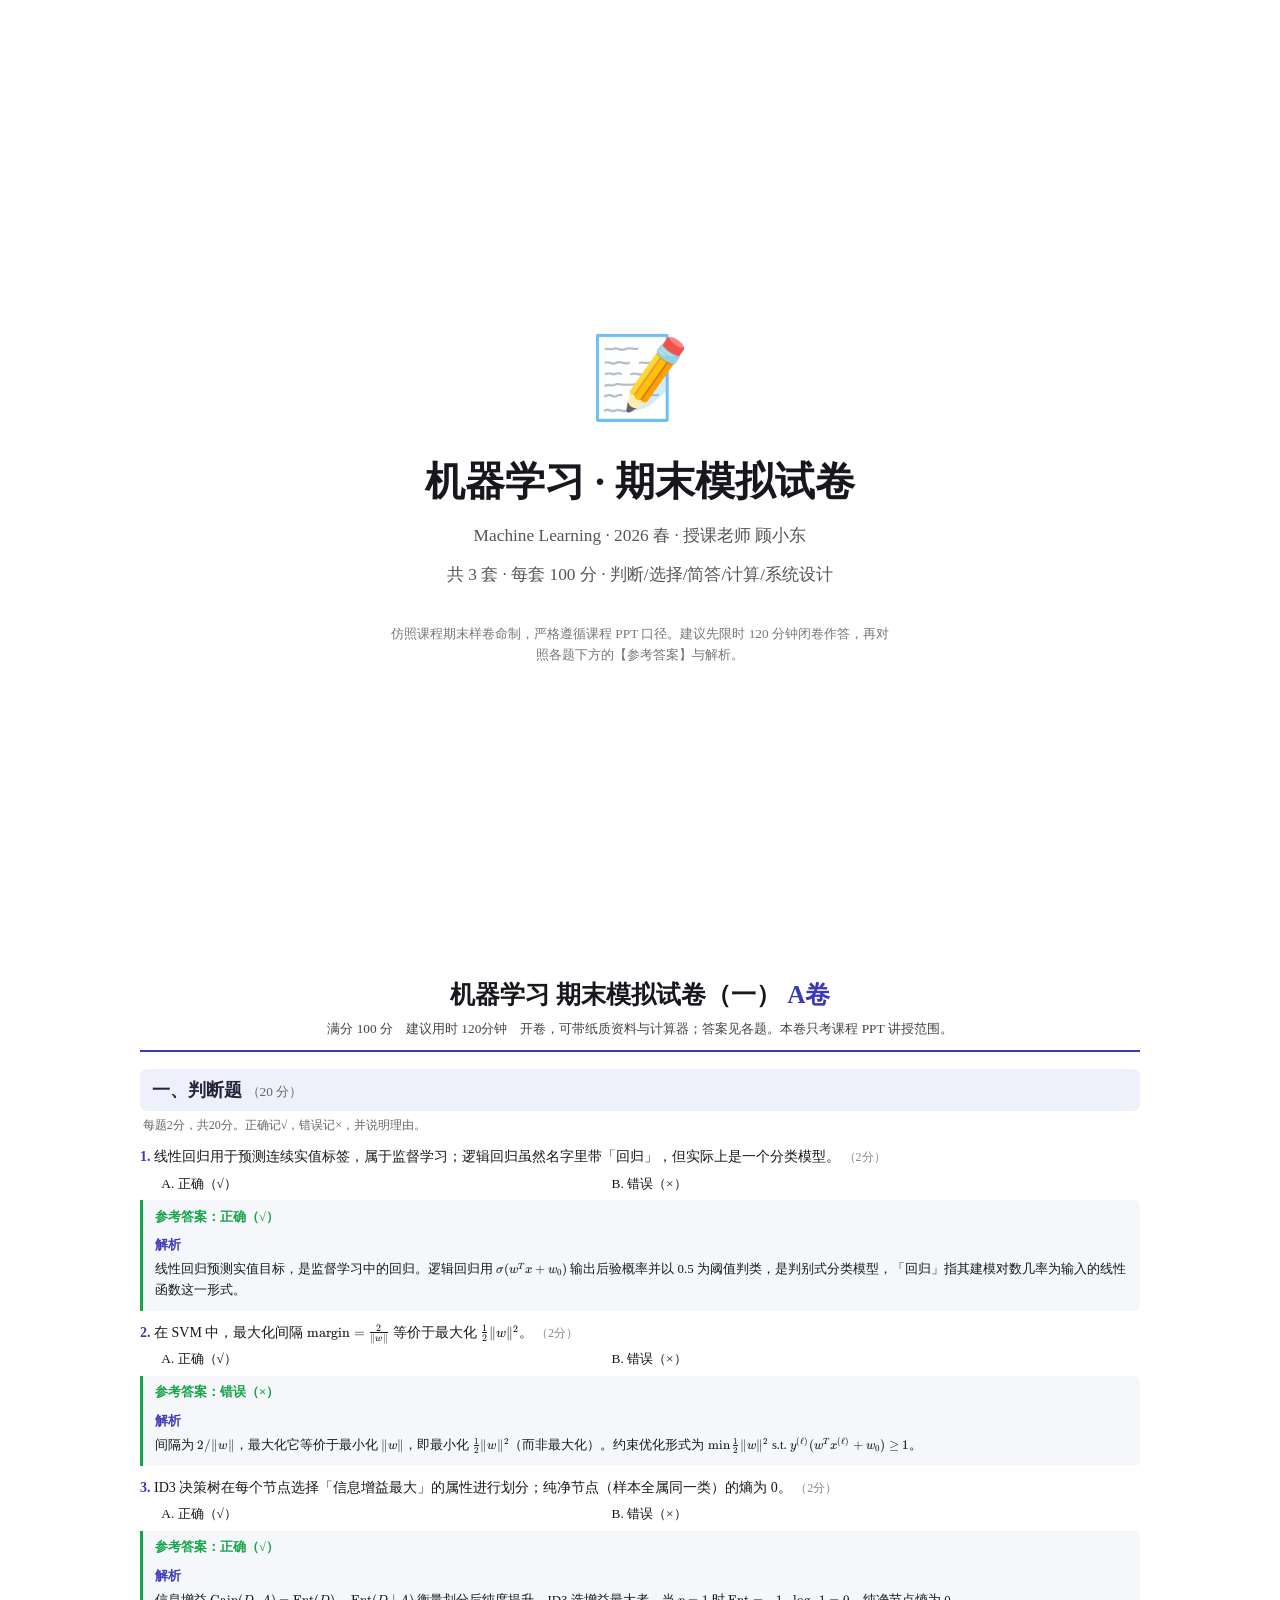
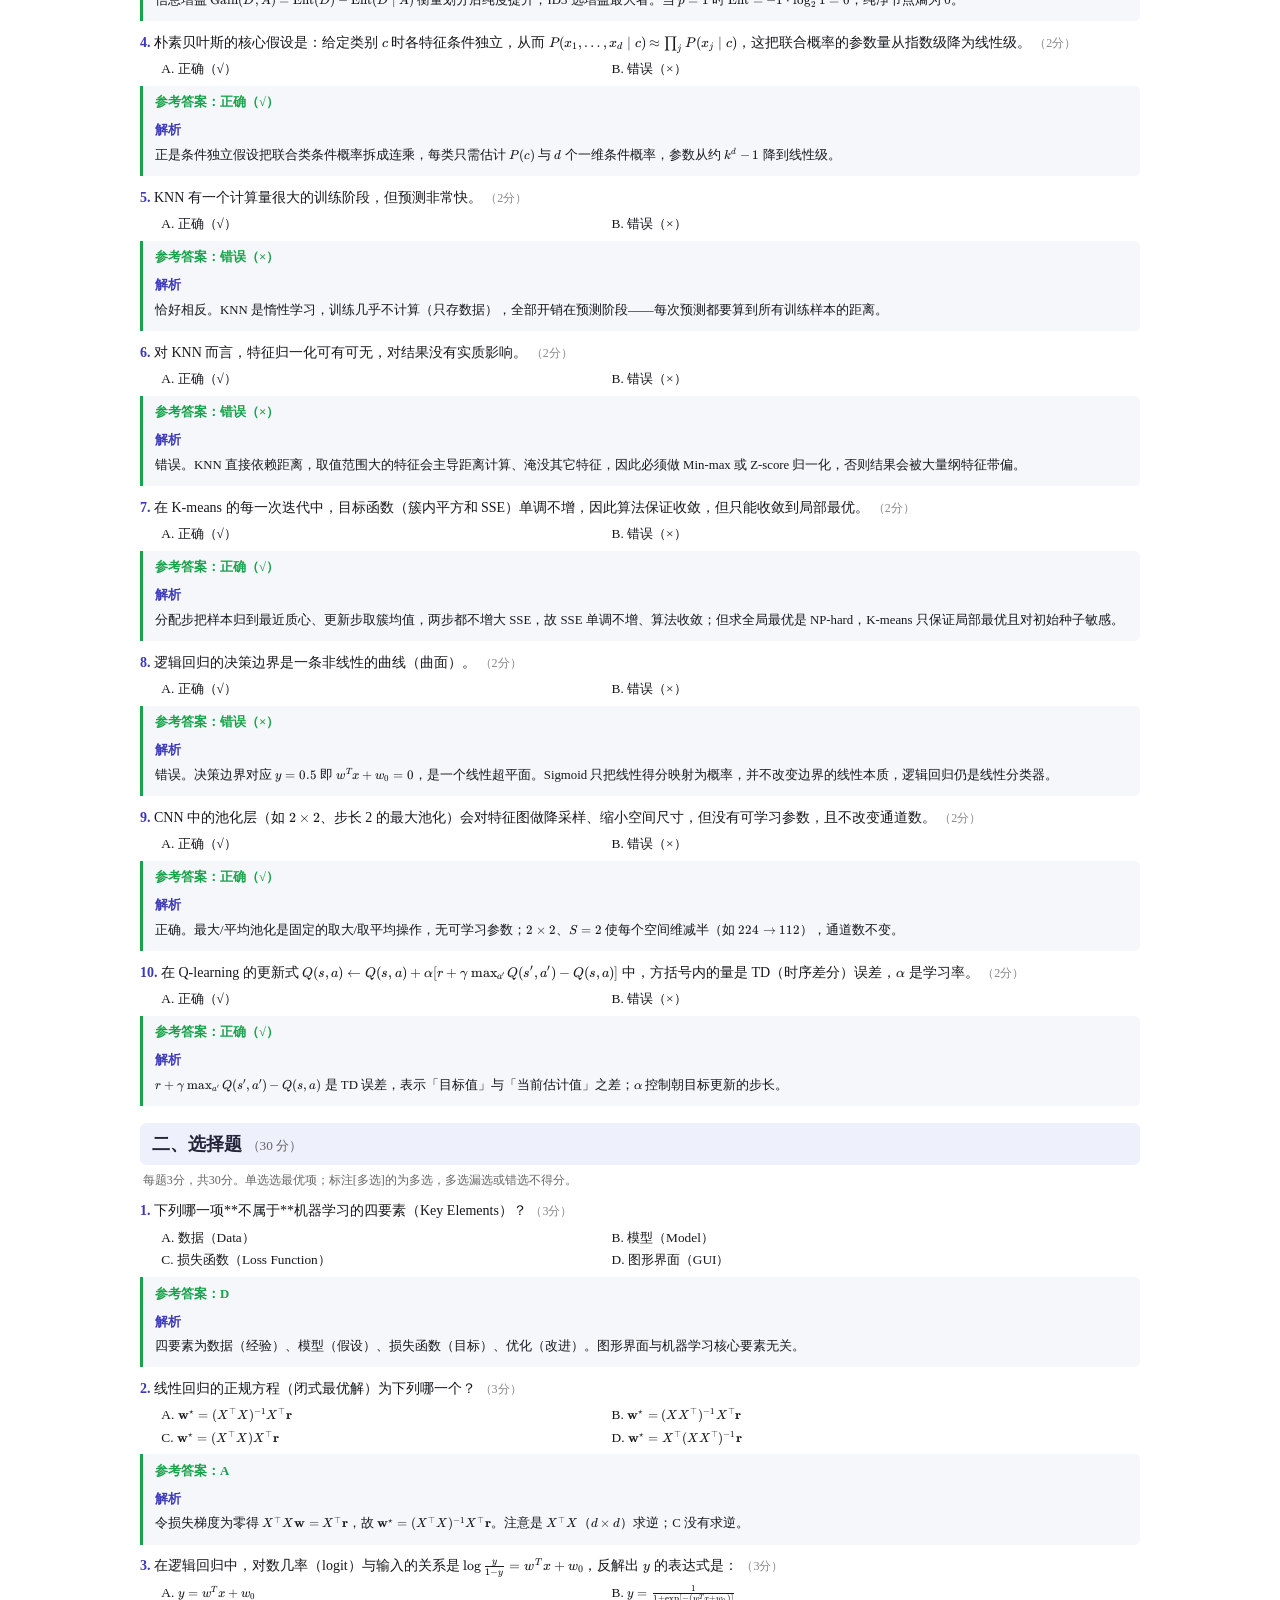
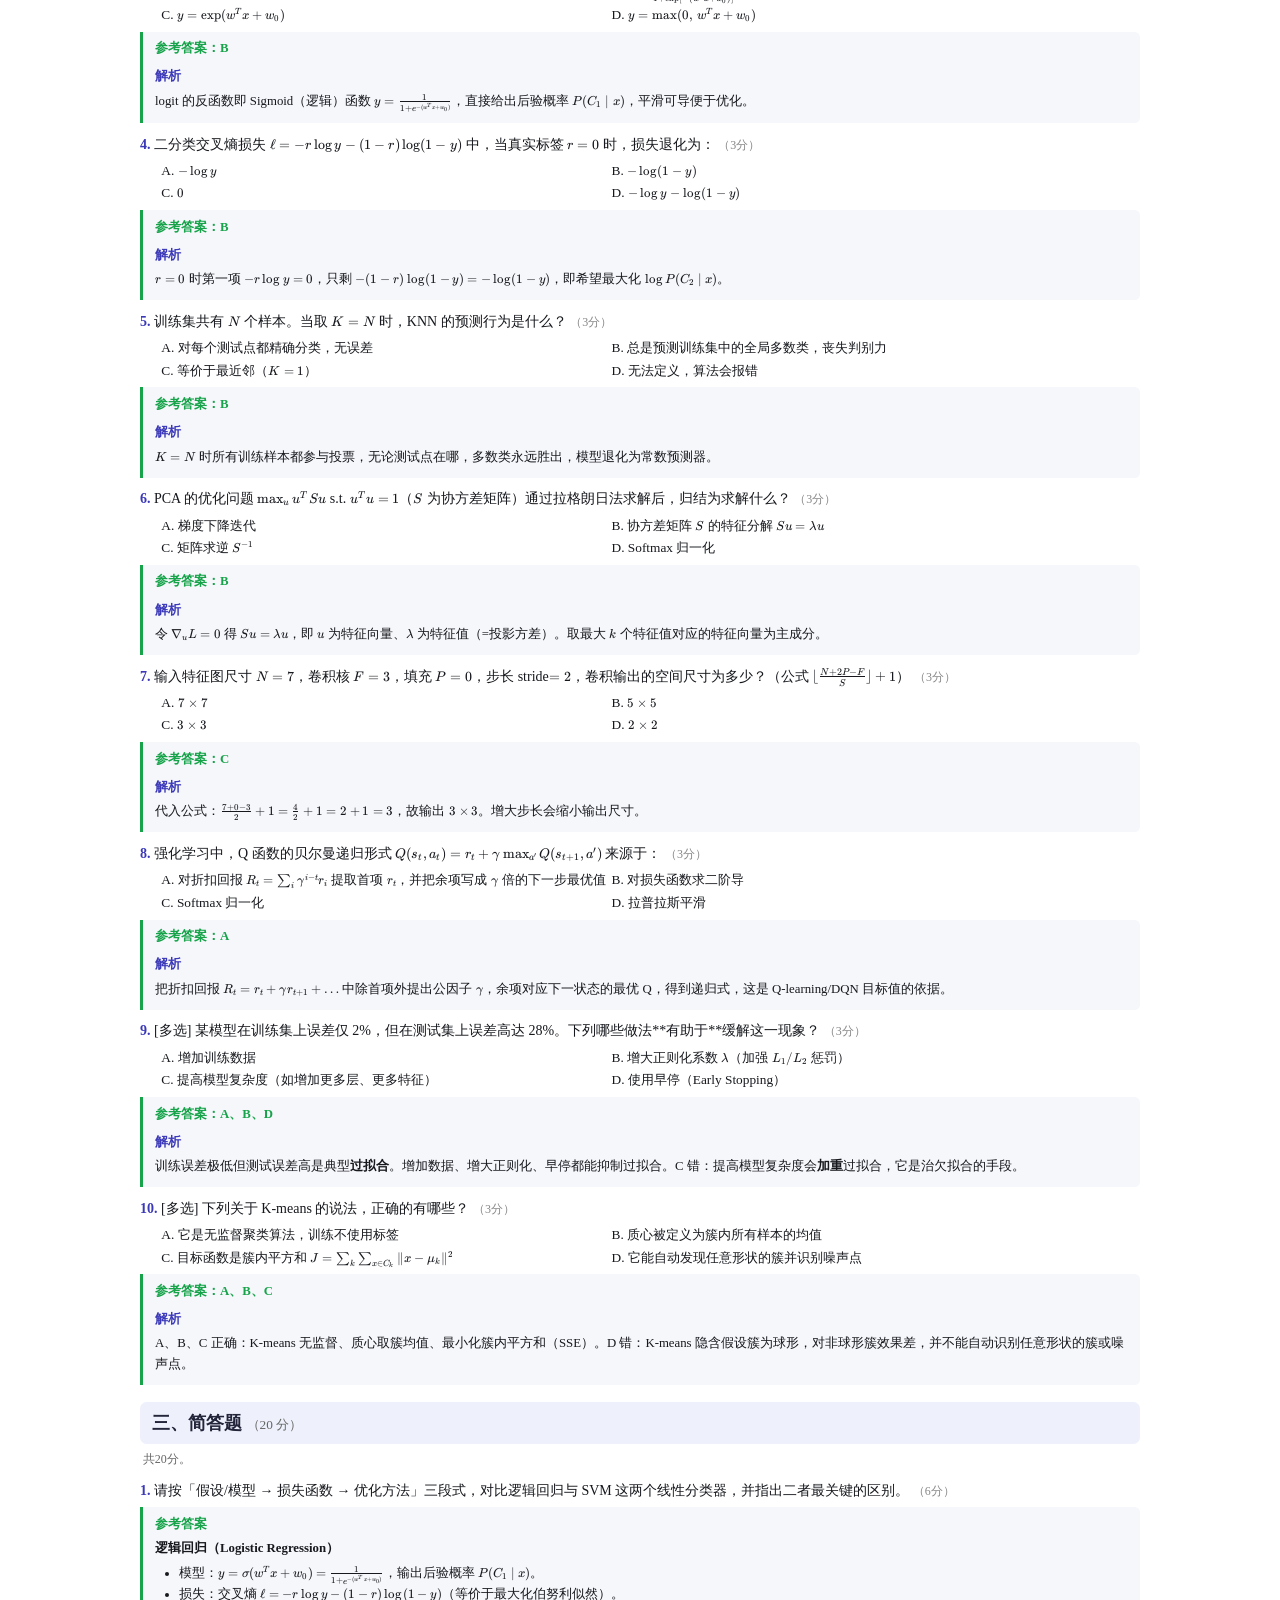
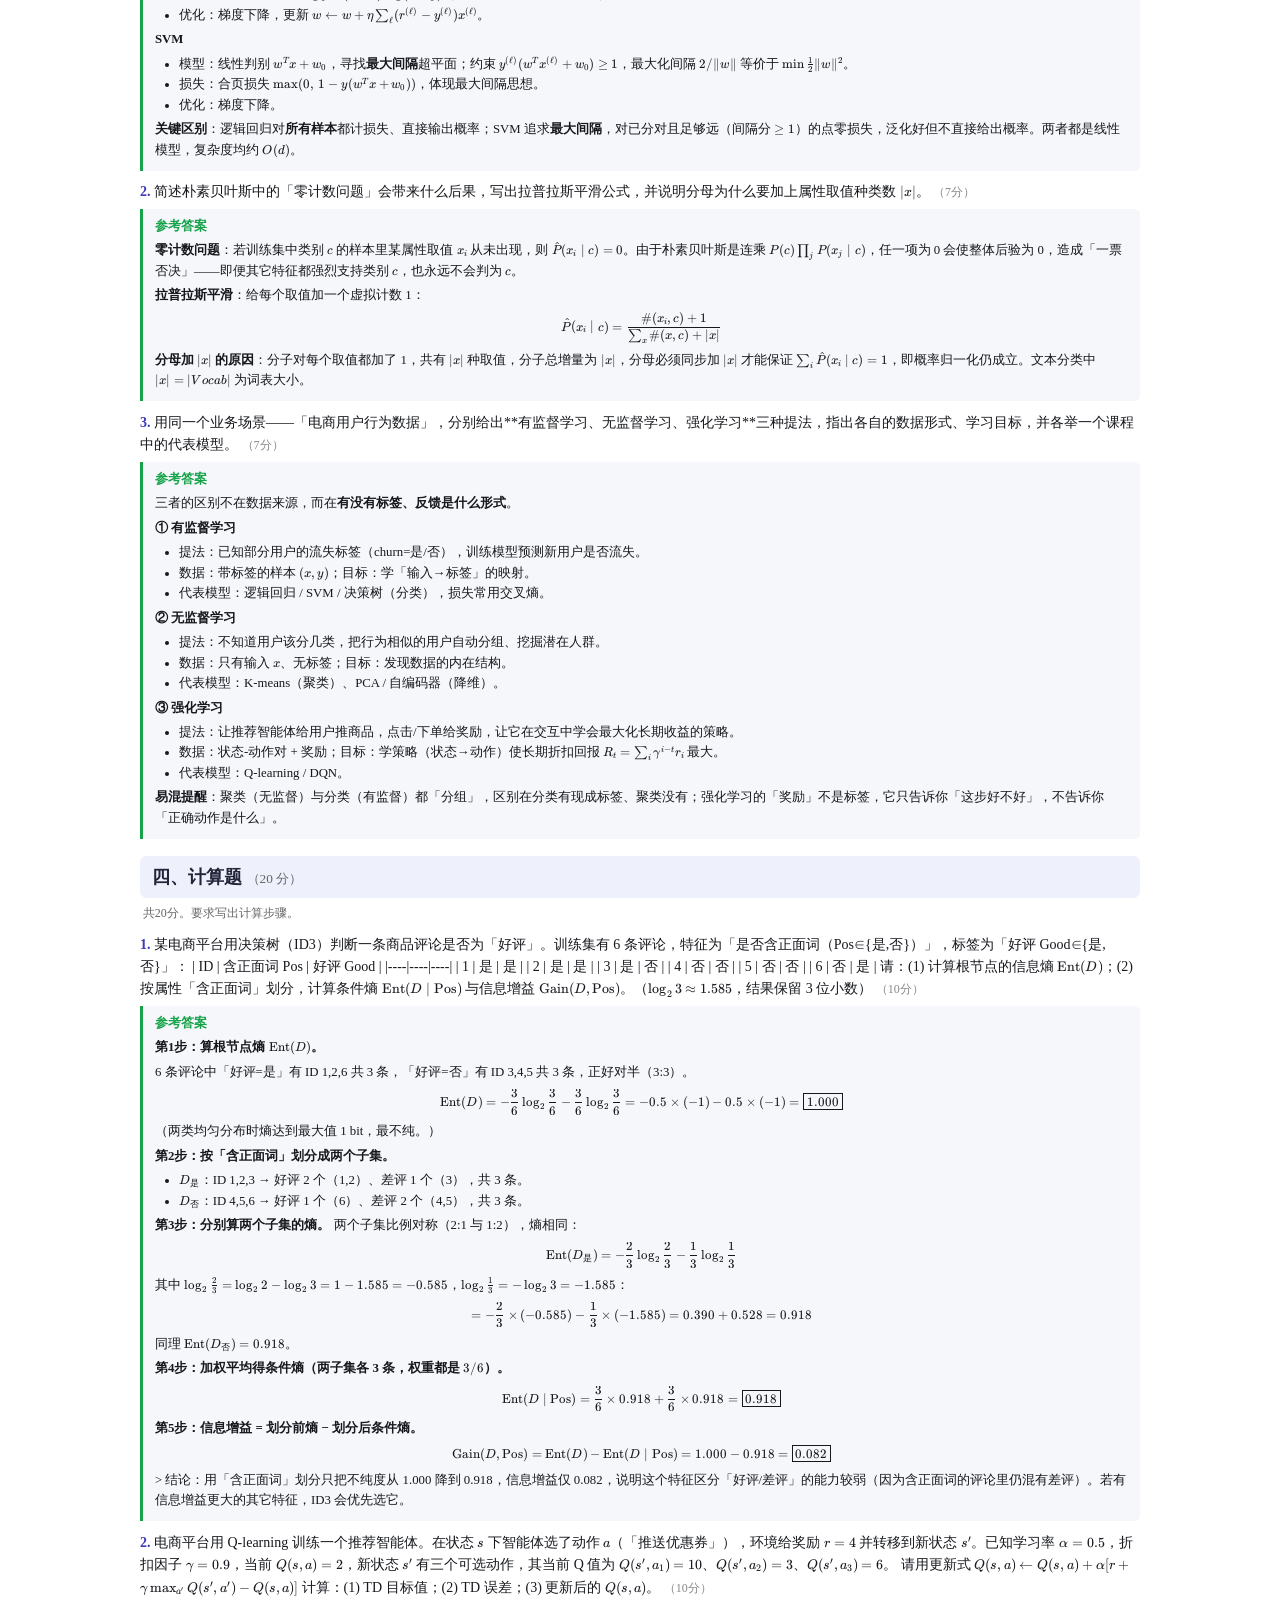
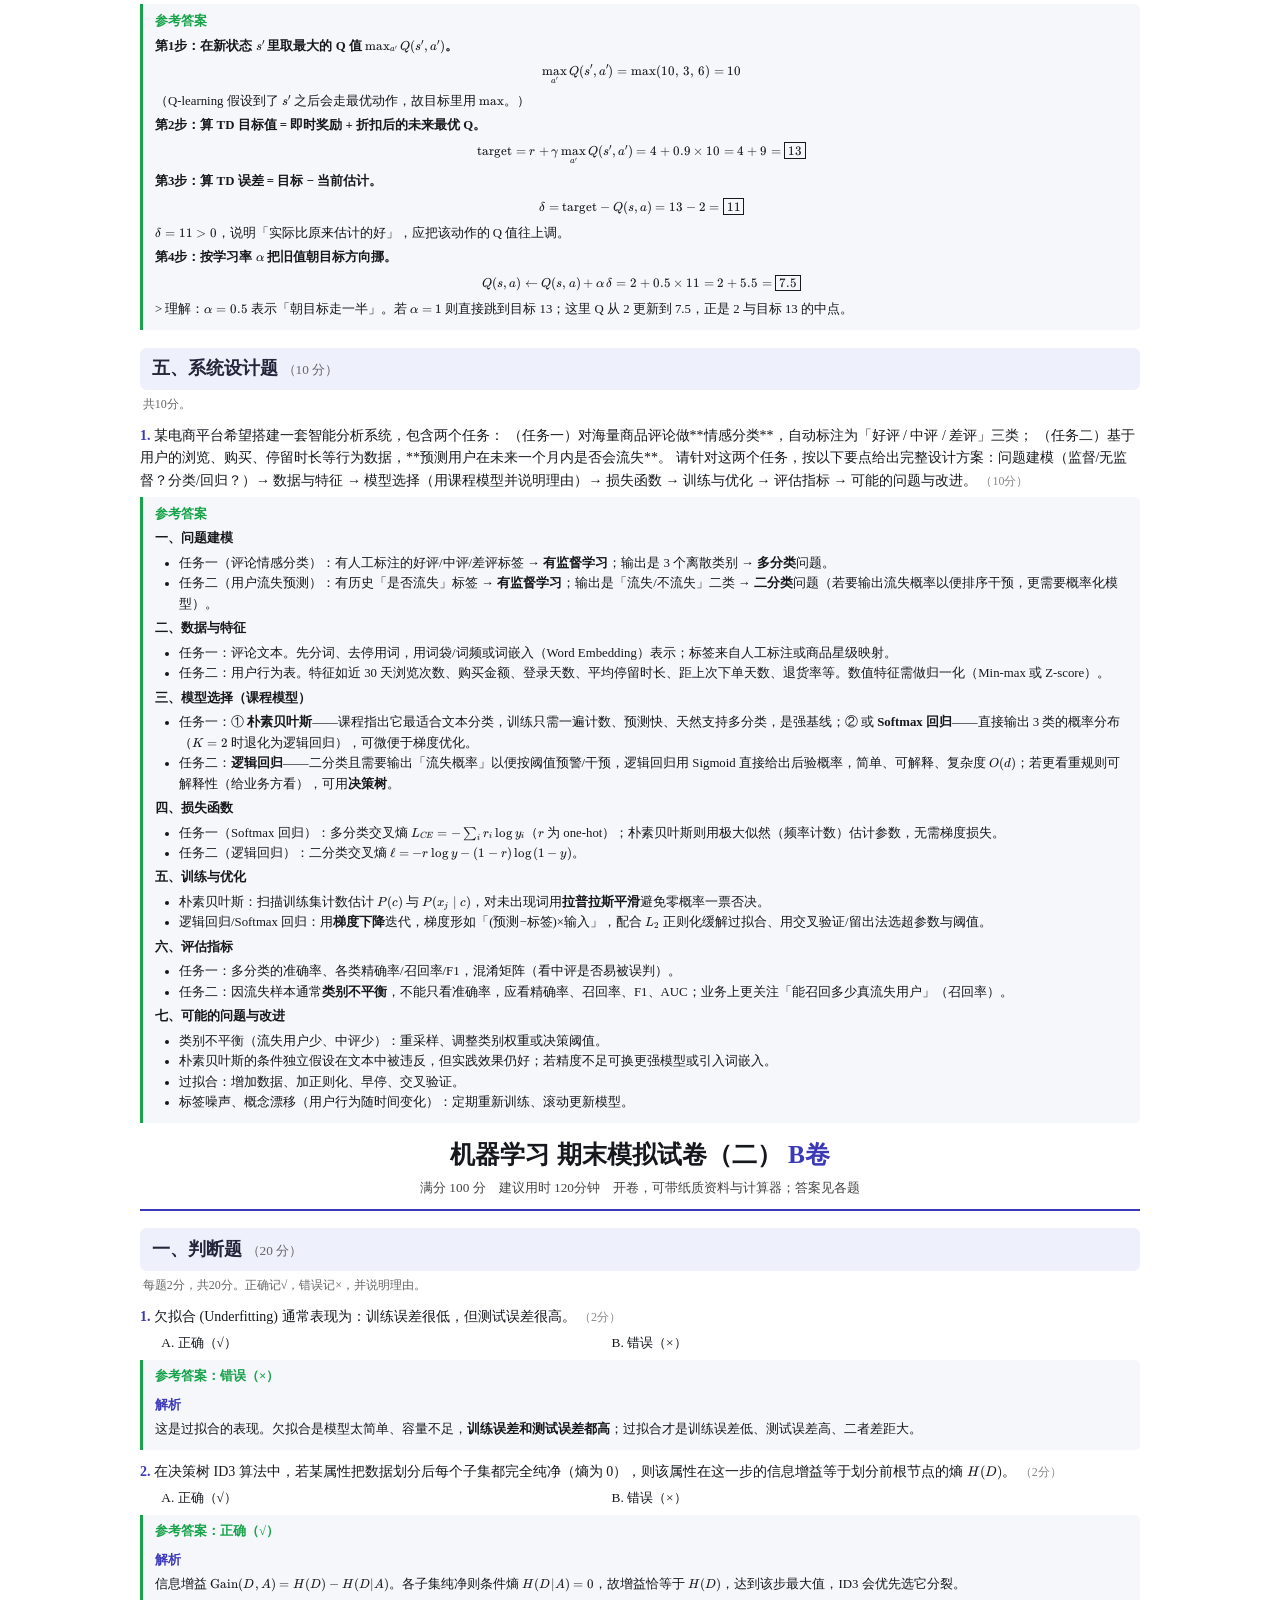
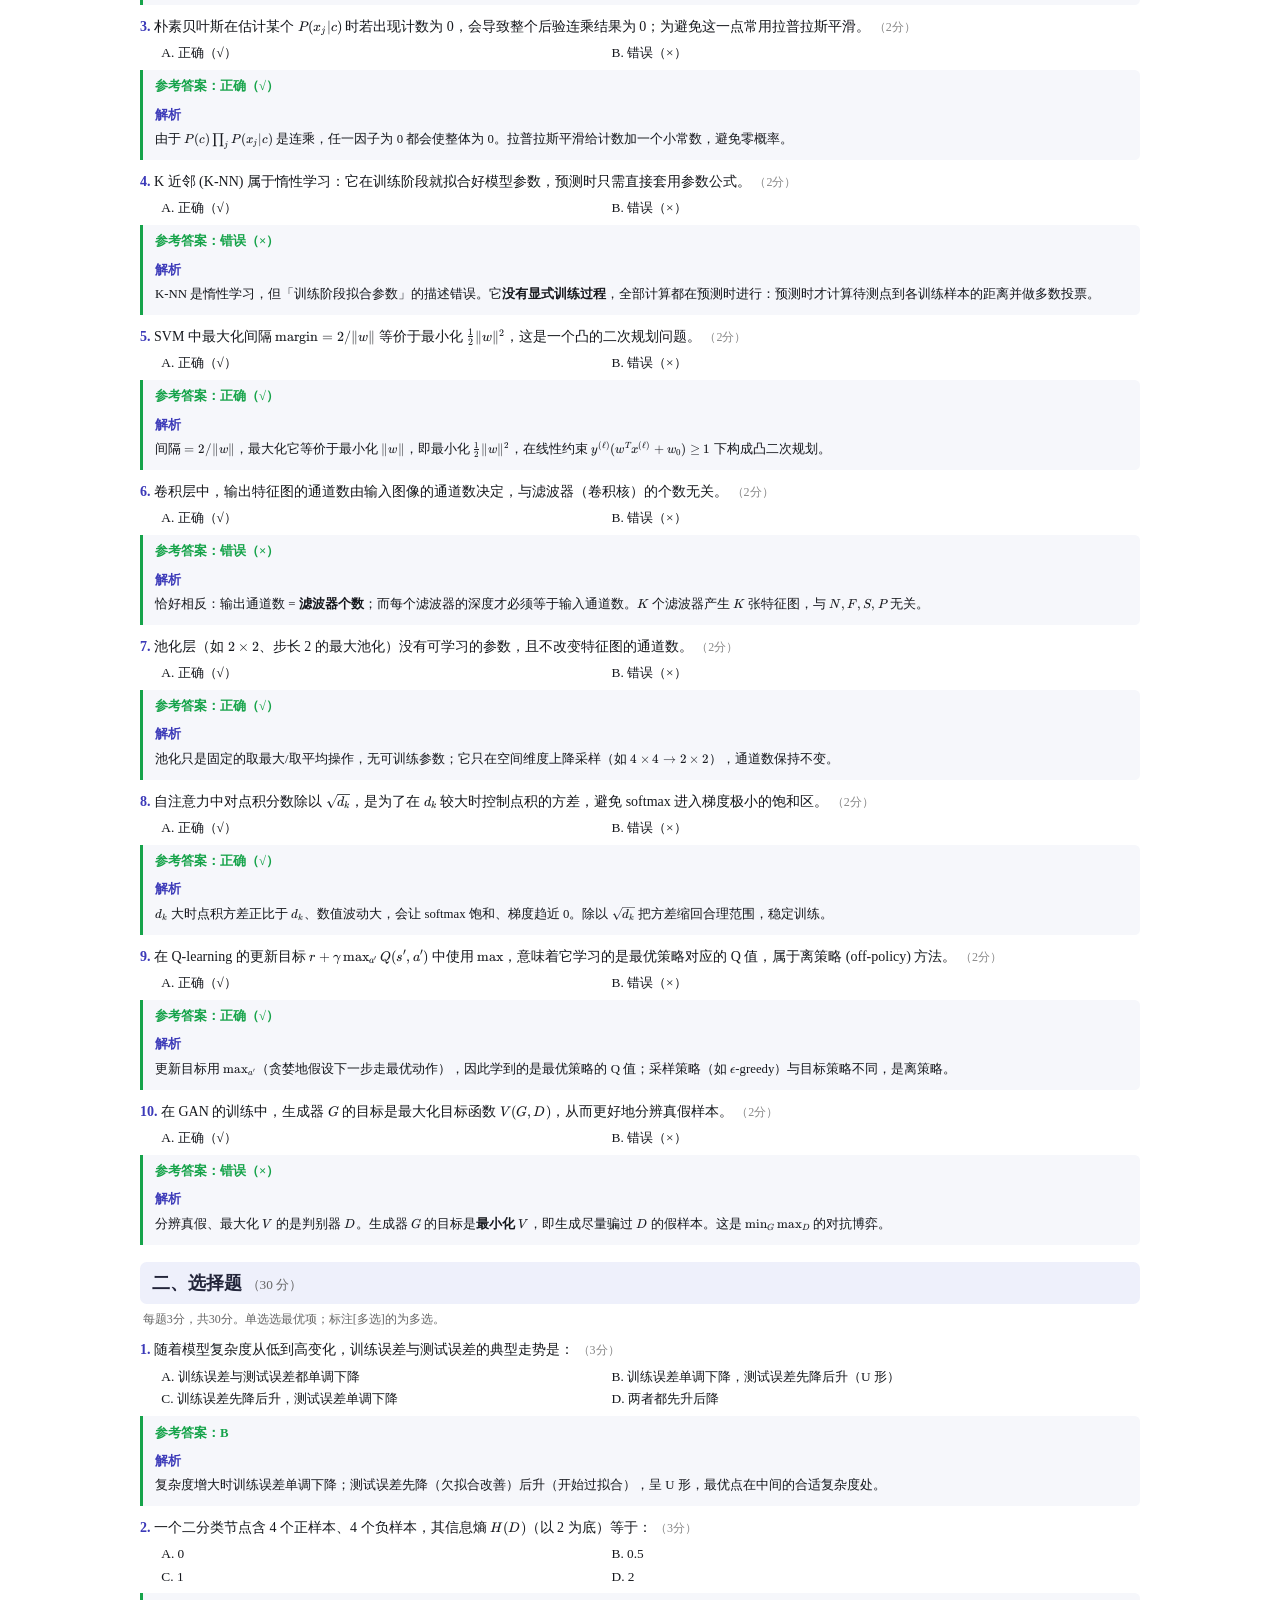
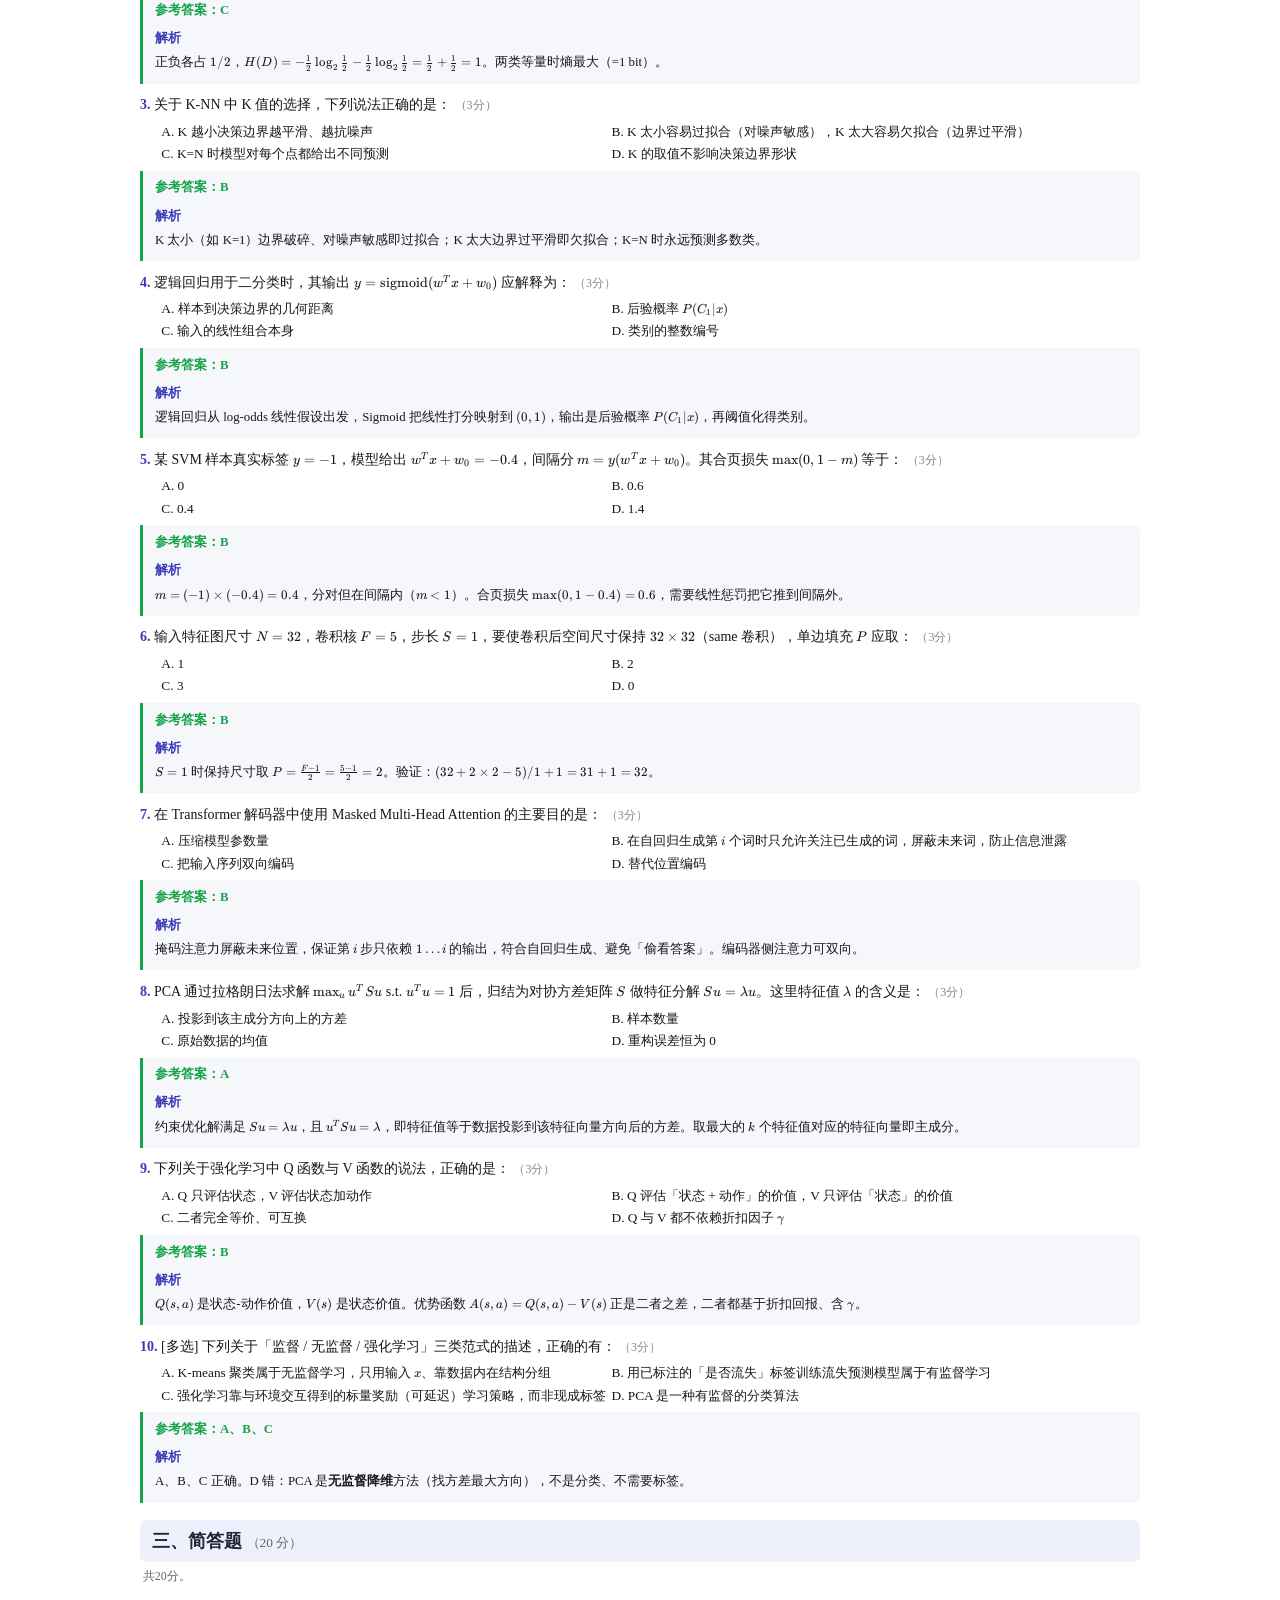
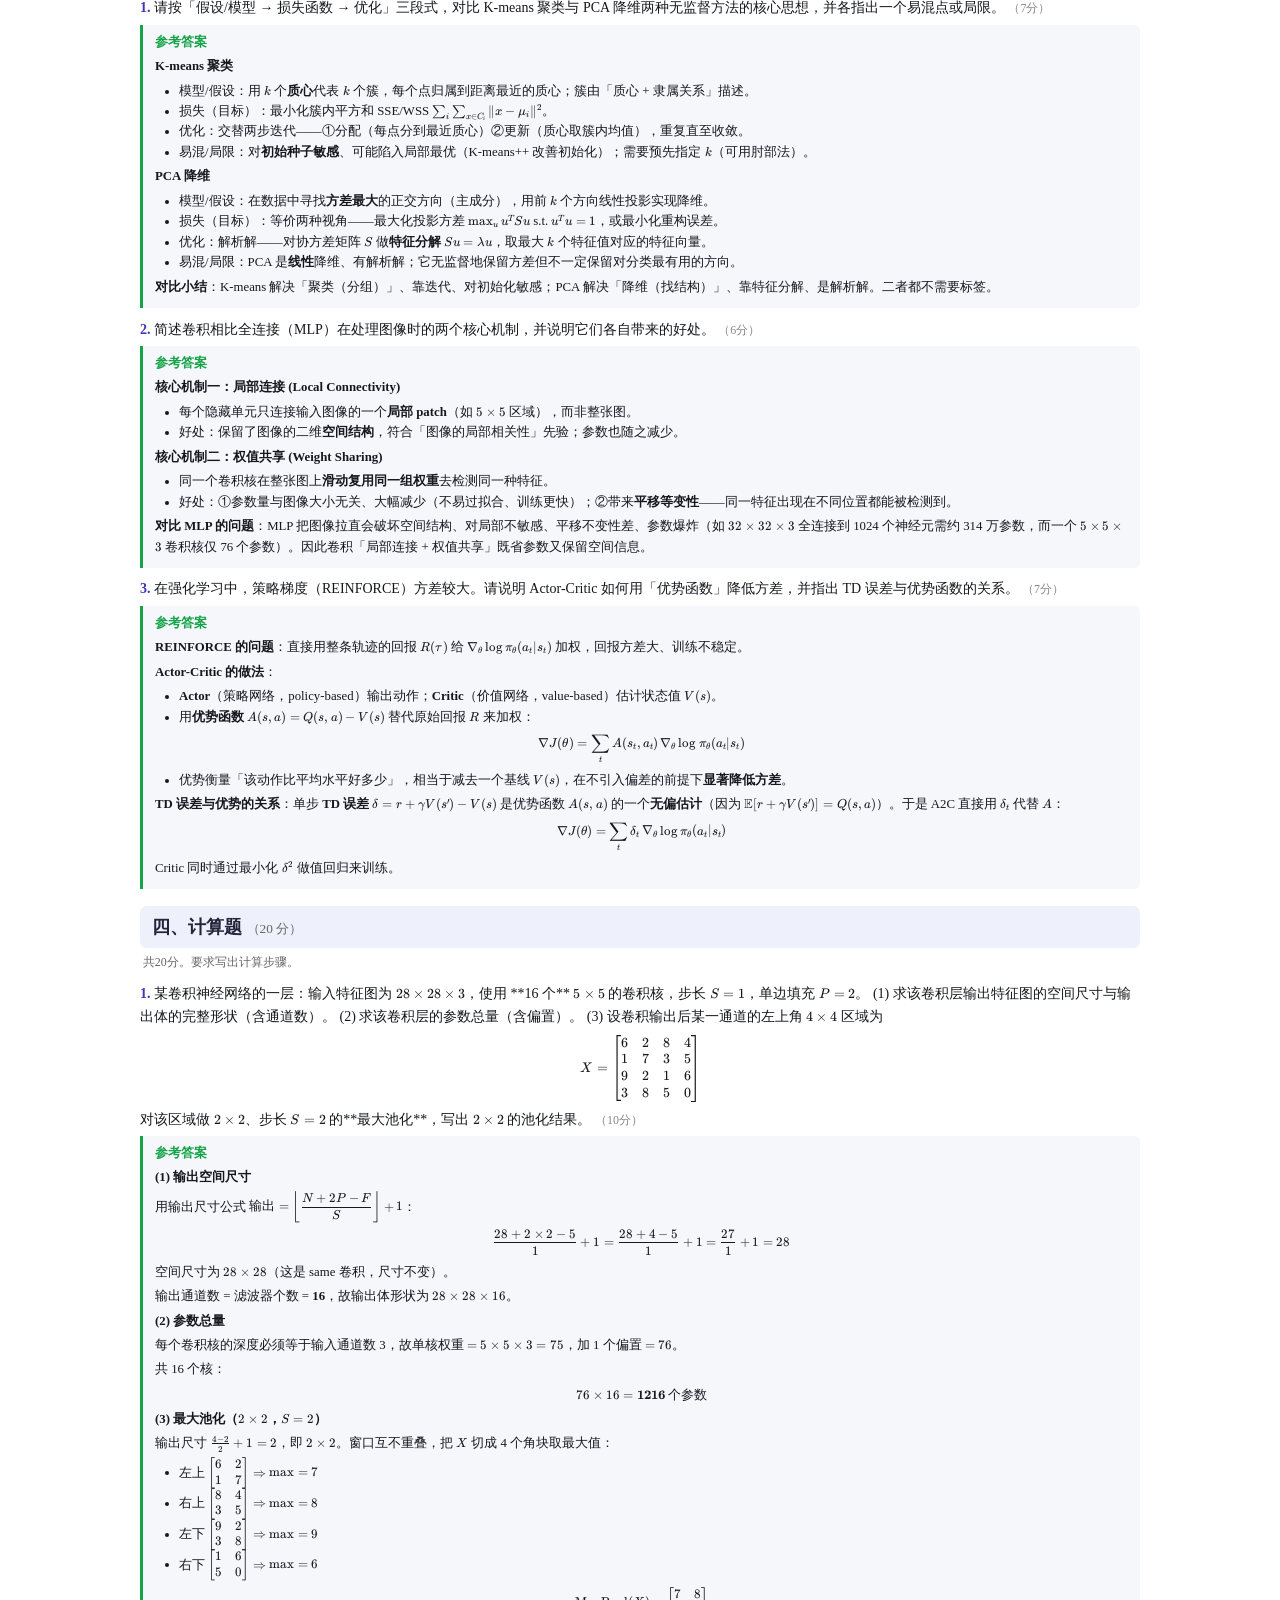
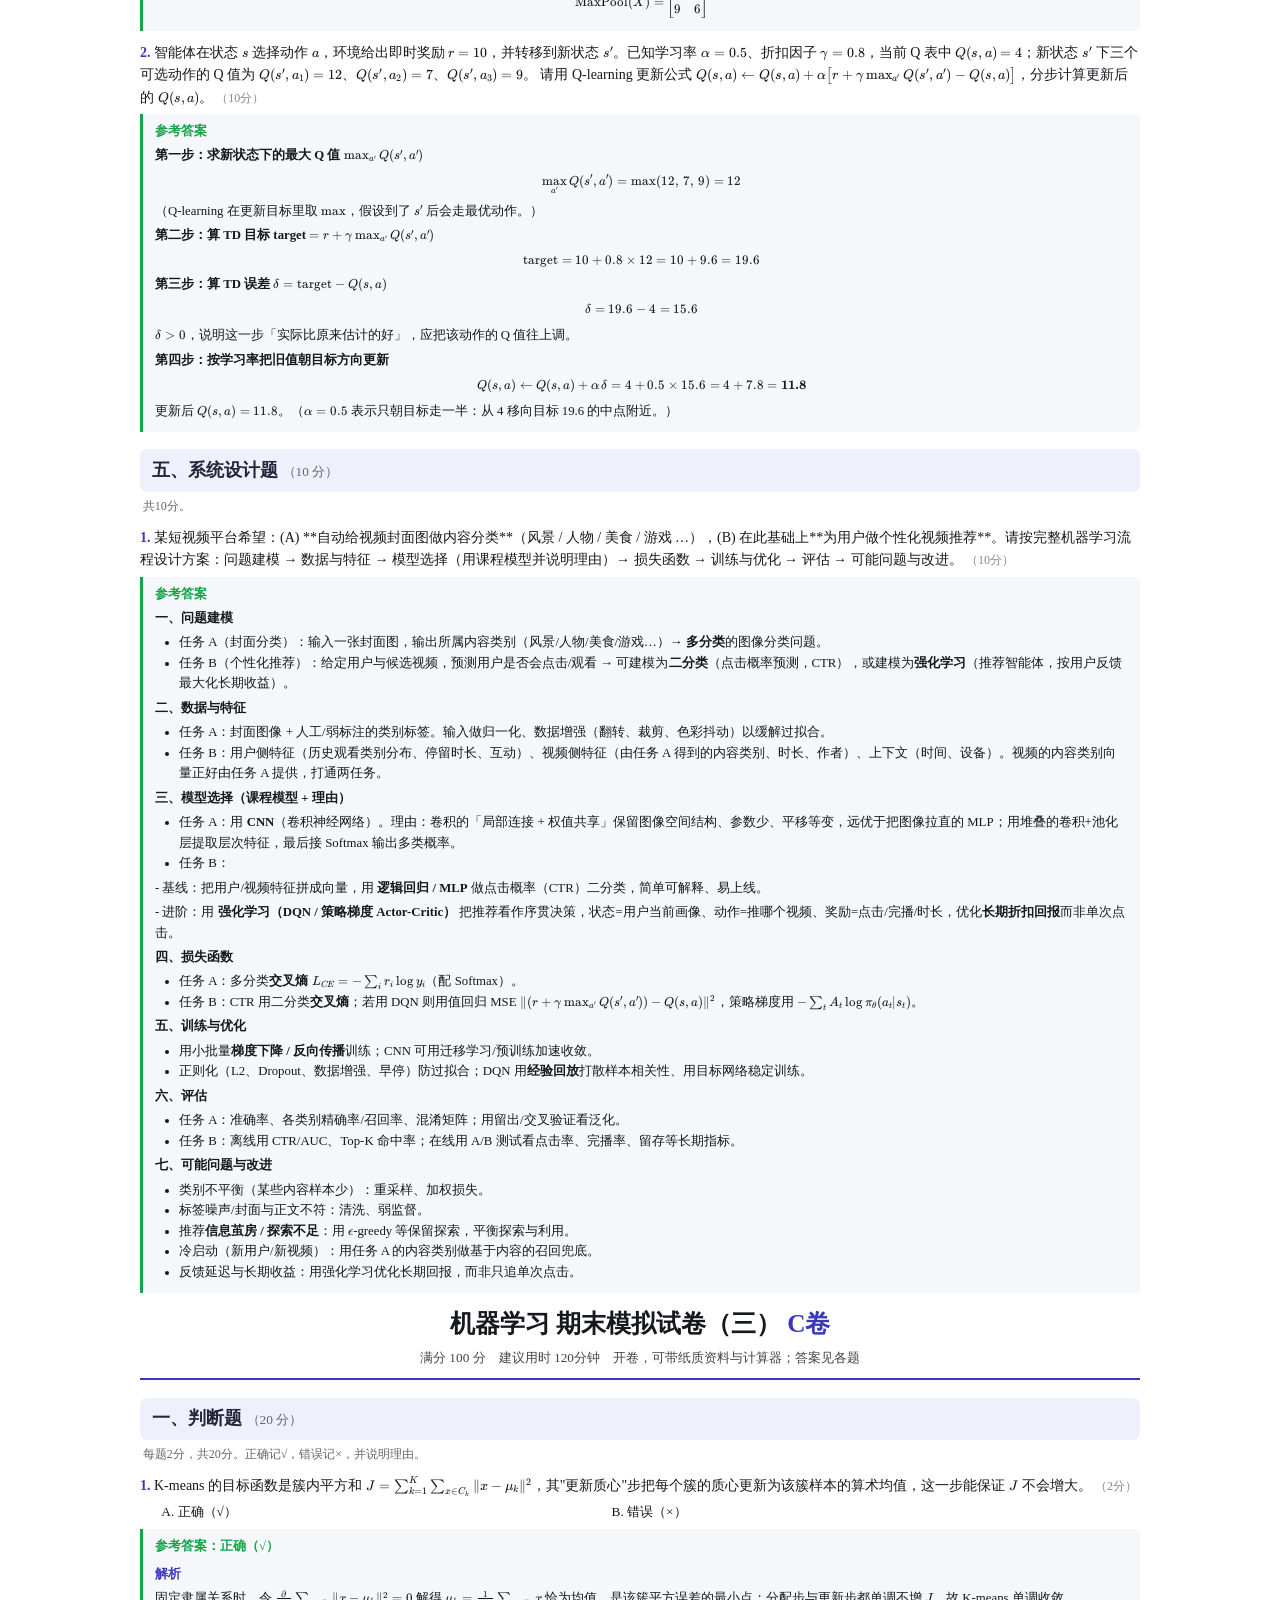
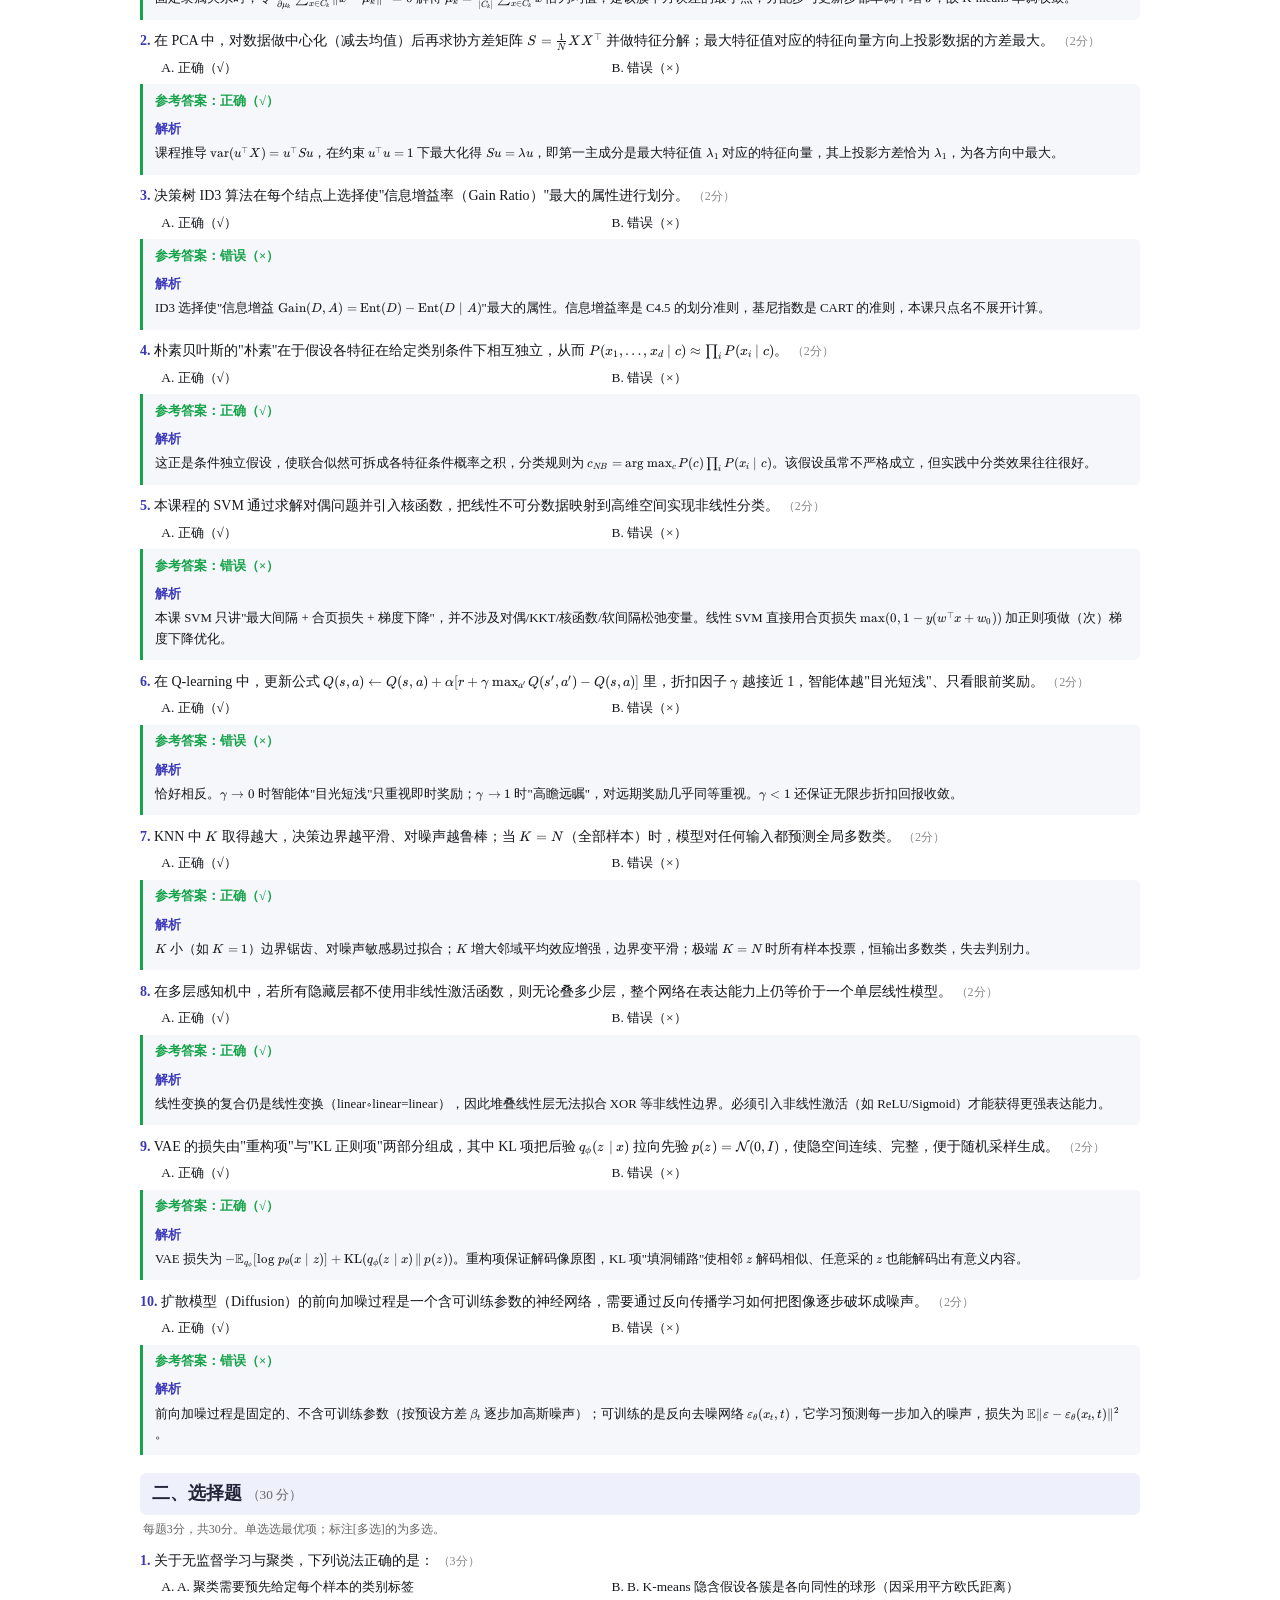
<file: exams_print.html>
<!DOCTYPE html>
<html lang="zh-CN">
<head>
<meta charset="UTF-8" />
<title>机器学习 · 期末模拟试卷</title>
<link rel="stylesheet" href="./vendor/katex/dist/katex.min.css" />
<style>
  @page { size: A4; margin: 16mm 14mm; }
  * { box-sizing: border-box; }
  body { font-family:"Noto Serif CJK SC","Songti SC","PingFang SC",serif; color:#16181d; line-height:1.6; font-size:10.5pt; -webkit-print-color-adjust:exact; print-color-adjust:exact; }
  .wrap { max-width:1000px; margin:0 auto; }
  .cover { height:255mm; display:flex; flex-direction:column; justify-content:center; align-items:center; text-align:center; page-break-after:always; }
  .cover .emoji{font-size:60pt;} .cover h1{font-size:30pt;margin:6pt 0;} .cover .sub{color:#555;font-size:13pt;}
  .cover .tip{margin-top:26pt;font-size:10pt;color:#777;max-width:380pt;}
  .paper { page-break-before:always; }
  .paper-head { border-bottom:2.5px solid #3b39b8; padding-bottom:8pt; margin-bottom:12pt; text-align:center; }
  .paper-head h1 { font-size:19pt; margin:2pt 0; }
  .paper-head .meta { color:#444; font-size:10pt; }
  .paper-head .code { color:#3b39b8; font-weight:bold; }
  .sec-title { font-size:13.5pt; font-weight:bold; background:#eef0fb; color:#23253a; padding:5pt 9pt; border-radius:5pt; margin:13pt 0 4pt; break-after:avoid; }
  .sec-title .pts{font-size:10pt;color:#666;font-weight:normal;}
  .sec-desc { font-size:9pt; color:#666; margin:3pt 2pt 8pt; }
  .q { margin:0 0 8pt; break-inside:avoid; }
  .q-head { font-size:10.5pt; }
  .q-head .qn{color:#3b39b8;font-weight:bold;} .q-head .pts{color:#888;font-size:9pt;}
  .opts { padding-left:16pt; margin:3pt 0; }
  .opts .o { display:inline-block; min-width:46%; font-size:10pt; }
  .ans { margin:4pt 0 0; padding:5pt 9pt; background:#f6f7fb; border-left:3px solid #16a34a; border-radius:0 4pt 4pt 0; font-size:9.6pt; }
  .ans .lab{font-weight:bold;color:#16a34a;}
  .ans h4{font-size:10pt;margin:5pt 0 2pt;color:#3b39b8;}
  .ans p{margin:3pt 0;} .ans ul,.ans ol{margin:3pt 0;padding-left:18pt;}
  .ans .md-table{border-collapse:collapse;margin:4pt 0;font-size:8.6pt;}
  .ans .md-table th,.ans .md-table td{border:1px solid #cdd2e0;padding:2pt 5pt;}
  .ans .md-table th{background:#eef0fb;}
  .katex{font-size:1em;} .katex-display{margin:5pt 0;overflow-x:auto;}
</style>
</head>
<body>
<div class="wrap" id="doc"><p style="padding:40pt;text-align:center;color:#888">生成中…</p></div>
<script defer src="./vendor/katex/dist/katex.min.js"></script>
<script defer src="./vendor/katex/dist/contrib/auto-render.min.js"></script>
<script>
const esc=s=>String(s==null?'':s).replace(/&/g,'&amp;').replace(/</g,'&lt;').replace(/>/g,'&gt;');
function mdToHtml(src){
  if(!src) return ''; if(Array.isArray(src)) src=src.join('\n');
  const lines=String(src).split('\n'); let html='',lt=null,inC=false,code='';
  const flush=()=>{if(lt){html+=`</${lt}>`;lt=null;}};
  const il=t=>esc(t).replace(/`([^`]+)`/g,'<code>$1</code>').replace(/\*\*([^*]+)\*\*/g,'<strong>$1</strong>');
  const isRow=l=>/^\s*\|.*\|\s*$/.test(l), isSep=l=>/^\s*\|[\s:|-]+\|\s*$/.test(l)&&l.includes('-');
  const cells=l=>l.trim().replace(/^\|/,'').replace(/\|$/,'').split('|').map(c=>c.trim());
  for(let i=0;i<lines.length;i++){
    const raw=lines[i], line=raw.replace(/\s+$/,'');
    if(line.trim().startsWith('```')){ if(inC){html+=`<pre>${esc(code)}</pre>`;code='';inC=false;}else{flush();inC=true;} continue;}
    if(inC){code+=raw+'\n';continue;}
    if(isRow(line)&&i+1<lines.length&&isSep(lines[i+1])){flush();const h=cells(line);i+=2;let b='';while(i<lines.length&&isRow(lines[i])){b+='<tr>'+cells(lines[i]).map(x=>`<td>${il(x)}</td>`).join('')+'</tr>';i++;}i--;html+=`<table class="md-table"><thead><tr>${h.map(x=>`<th>${il(x)}</th>`).join('')}</tr></thead><tbody>${b}</tbody></table>`;continue;}
    if(!line.trim()){flush();continue;}
    let m;
    if((m=line.match(/^[-*]\s+(.*)/))){if(lt!=='ul'){flush();html+='<ul>';lt='ul';}html+=`<li>${il(m[1])}</li>`;continue;}
    if((m=line.match(/^\d+\.\s+(.*)/))){if(lt!=='ol'){flush();html+='<ol>';lt='ol';}html+=`<li>${il(m[1])}</li>`;continue;}
    if((m=line.match(/^#{2,4}\s+(.*)/))){flush();html+=`<h4>${il(m[1])}</h4>`;continue;}
    flush();html+=`<p>${il(line)}</p>`;
  }
  flush(); return html;
}
const LET='ABCDEFGH';
function optsHtml(q){
  if(q.type==='truefalse') return `<div class="opts"><span class="o">A. 正确（√）</span><span class="o">B. 错误（×）</span></div>`;
  if(q.options) return `<div class="opts">${q.options.map((o,k)=>`<span class="o">${LET[k]}. ${esc(o)}</span>`).join('')}</div>`;
  return '';
}
function ansHtml(q){
  let a;
  if(q.type==='truefalse') a=q.answer?'正确（√）':'错误（×）';
  else if(q.type==='multiple') a=[].concat(q.answer).join('、');
  else if(q.type==='single') a=q.answer;
  else a=null;
  return `<div class="ans"><span class="lab">${a!==null?'参考答案：'+esc(a):'参考答案'}</span>`
    + (q.answer&&a===null?mdToHtml(q.answer):'')
    + (q.explanation?`<h4>解析</h4>${mdToHtml(q.explanation)}`:'')
    + `</div>`;
}
(async()=>{
  const idx=await fetch('./data/lectures.json').then(r=>r.json());
  const exams=idx.exams||[];
  const datas=await Promise.all(exams.map(e=>fetch(`./data/${e.id}.json`).then(r=>r.json())));
  let h=`<section class="cover"><div class="emoji">📝</div><h1>机器学习 · 期末模拟试卷</h1>
    <div class="sub">${esc(idx.subtitle)} · 授课老师 ${esc(idx.instructor)}</div>
    <div class="sub" style="margin-top:8pt">共 ${exams.length} 套 · 每套 100 分 · 判断/选择/简答/计算/系统设计</div>
    <div class="tip">仿照课程期末样卷命制，严格遵循课程 PPT 口径。建议先限时 120 分钟闭卷作答，再对照各题下方的【参考答案】与解析。</div></section>`;
  datas.forEach(d=>{
    h+=`<section class="paper"><div class="paper-head"><h1>${esc(d.title)} <span class="code">${esc(d.code||'')}</span></h1>
      <div class="meta">满分 ${d.totalPoints||100} 分　建议用时 ${esc(d.duration||'120分钟')}　${esc(d.note||'开卷')}</div></div>`;
    (d.sections||[]).forEach(sec=>{
      const sp=sec.questions.reduce((s,q)=>s+(q.points||0),0);
      h+=`<div class="sec-title">${esc(sec.name)} <span class="pts">（${sp} 分）</span></div>`;
      if(sec.desc) h+=`<div class="sec-desc">${esc(sec.desc)}</div>`;
      sec.questions.forEach((q,n)=>{
        const qq={...q,type:q.type||sec.type};
        h+=`<div class="q"><div class="q-head"><span class="qn">${n+1}.</span> ${esc(q.stem)} <span class="pts">（${q.points}分）</span></div>${optsHtml(qq)}${ansHtml(qq)}</div>`;
      });
    });
    h+=`</section>`;
  });
  document.getElementById('doc').innerHTML=h;
  function go(){renderMathInElement(document.body,{delimiters:[{left:'$$',right:'$$',display:true},{left:'$',right:'$',display:false},{left:'\\[',right:'\\]',display:true},{left:'\\(',right:'\\)',display:false}],throwOnError:false});document.body.setAttribute('data-ready','1');}
  if(window.renderMathInElement) go(); else window.addEventListener('load',()=>setTimeout(go,200));
})();
</script>
</body>
</html>
</file>
